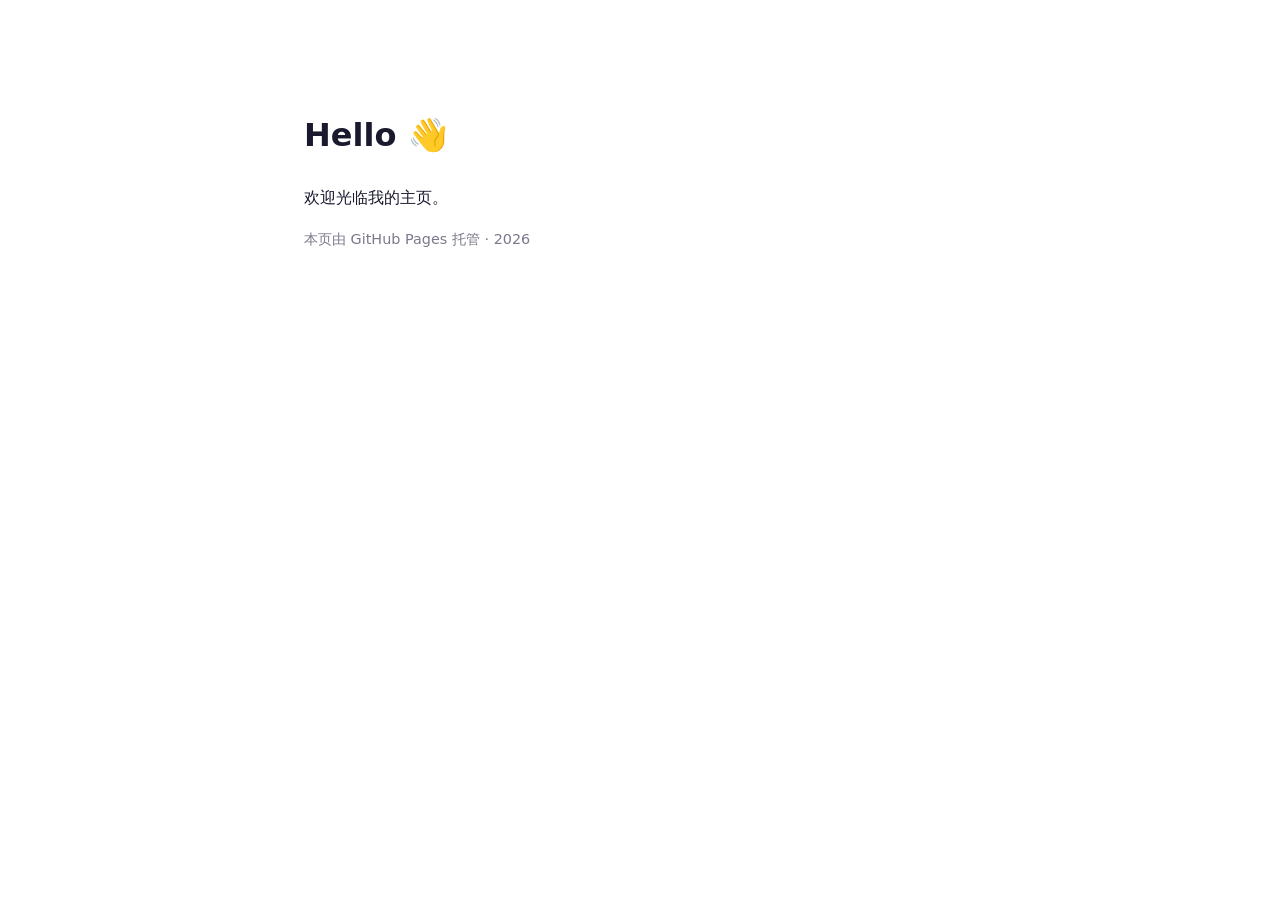
<file: index.html>
<!doctype html>
<html lang="zh-CN"><head><meta charset="utf-8">
<meta name="viewport" content="width=device-width,initial-scale=1">
<title>Home</title>
<style>body{font-family:system-ui,-apple-system,"Segoe UI",sans-serif;max-width:42rem;margin:12vh auto;padding:0 1.5rem;line-height:1.7;color:#1a1a2e}h1{font-size:2rem}a{color:#3b6ef5;text-decoration:none}a:hover{text-decoration:underline}.muted{color:#7a7a8c;font-size:.9rem}</style>
</head><body>
<h1>Hello 👋</h1>
<p>欢迎光临我的主页。</p>
<p class="muted">本页由 GitHub Pages 托管 · 2026</p>
</body></html>
</file>
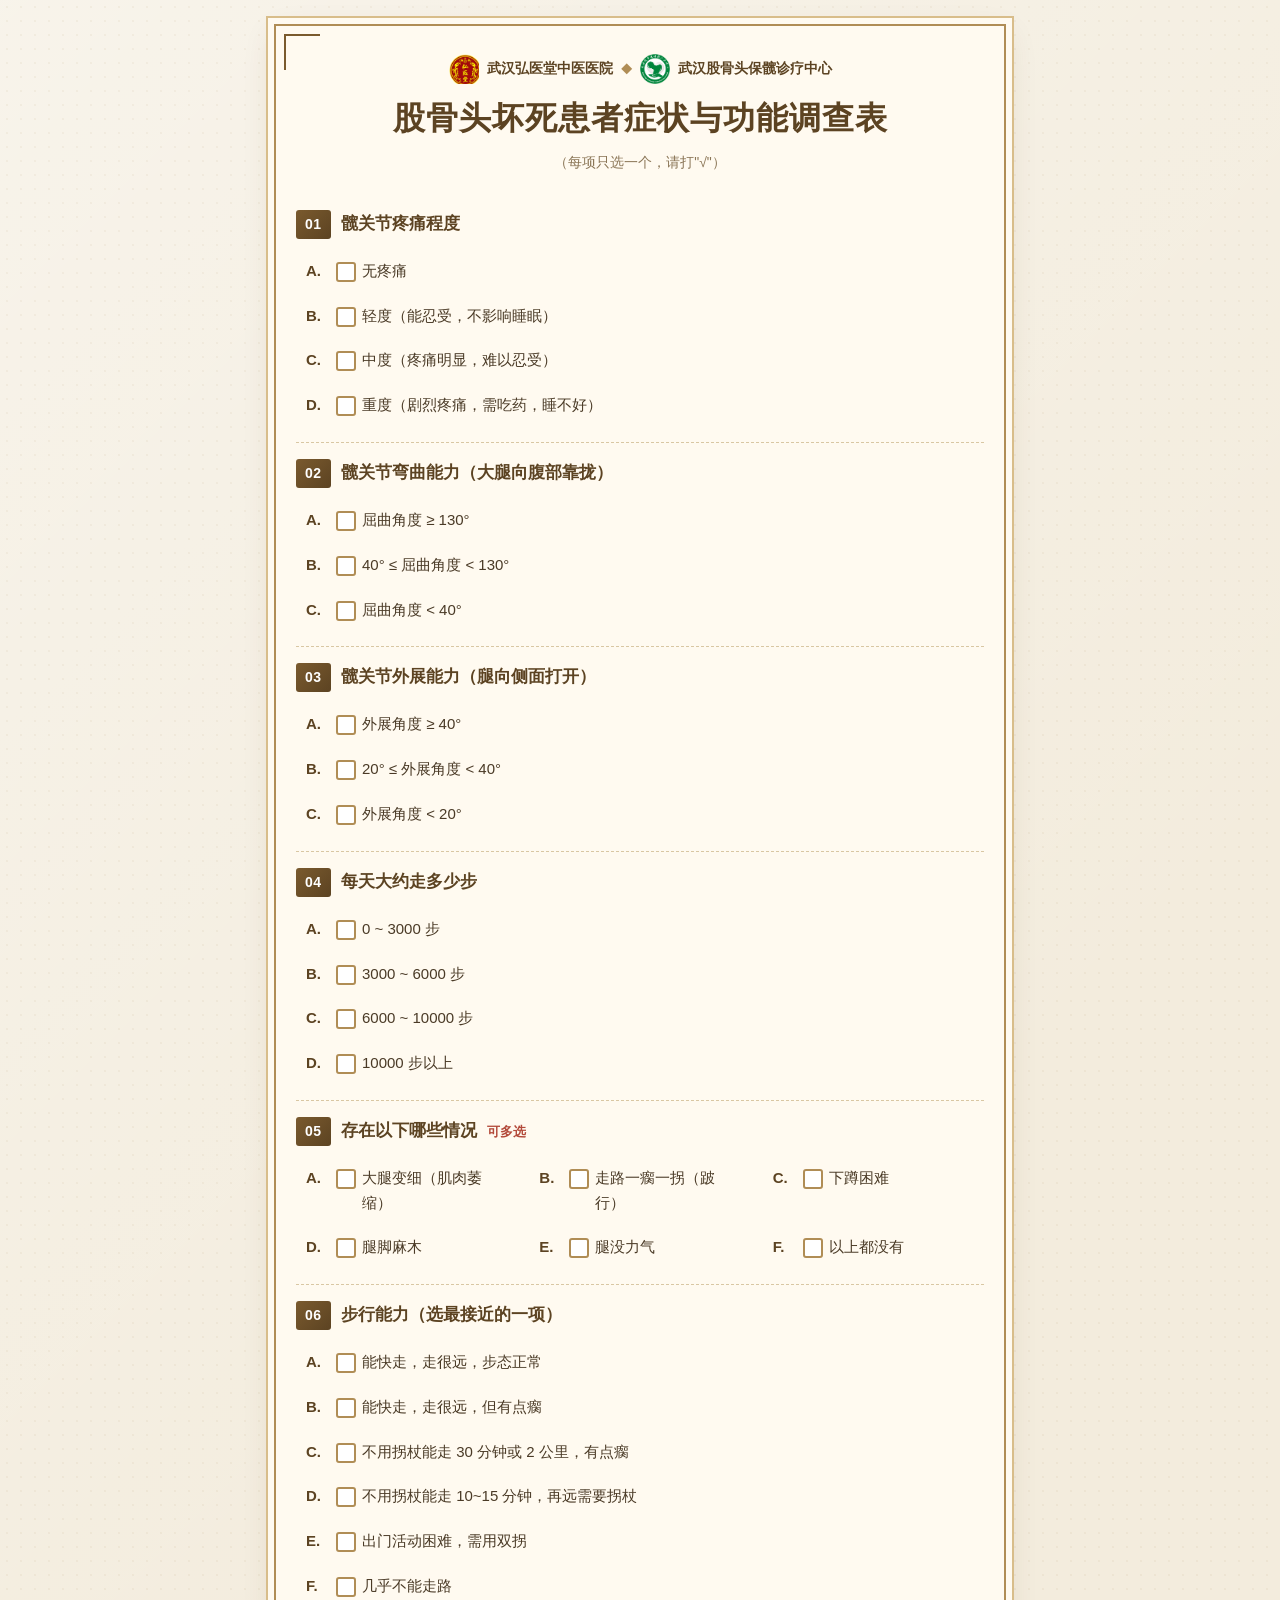
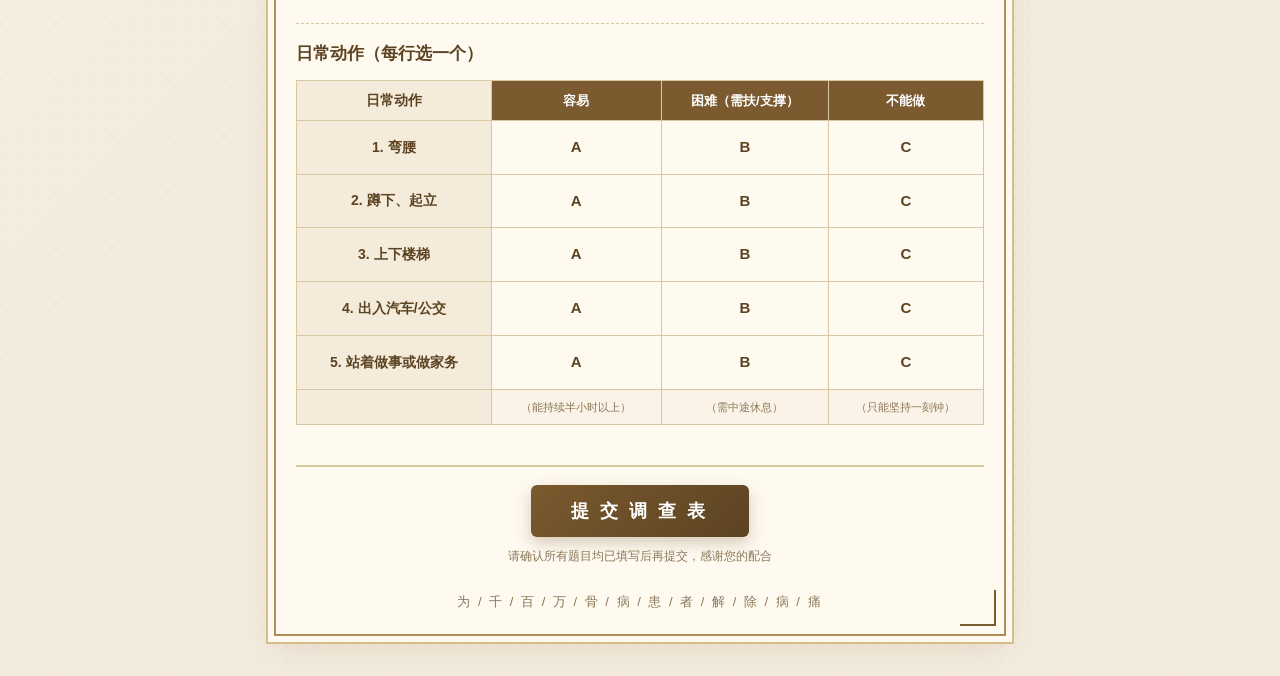
<file: hip-survey/index.html>
<!doctype html>
<html lang="zh-CN">
<head>
<meta charset="utf-8">
<meta name="viewport" content="width=device-width,initial-scale=1,viewport-fit=cover">
<meta name="theme-color" content="#7a5a2e">
<meta name="description" content="股骨头坏死患者症状与功能调查表在线填写，云端存档，生成专属问卷编号。武汉弘医堂中医医院 · 武汉股骨头保髋诊疗中心">
<title>股骨头坏死患者症状与功能调查表</title>
<meta property="og:type" content="website">
<meta property="og:title" content="股骨头坏死患者症状与功能调查表">
<meta property="og:description" content="在线填写症状与功能调查，云端存档，生成专属问卷编号。武汉弘医堂中医医院 · 武汉股骨头保髋诊疗中心">
<meta property="og:image" content="https://xiongben520-cell.github.io/hip-survey/share-cover.jpg?v=2">
<meta property="og:image:secure_url" content="https://xiongben520-cell.github.io/hip-survey/share-cover.jpg?v=2">
<meta property="og:image:type" content="image/jpeg">
<meta property="og:image:width" content="600">
<meta property="og:image:height" content="600">
<meta property="og:url" content="https://xiongben520-cell.github.io/hip-survey/index.html?v=2">
<meta name="twitter:card" content="summary_large_image">
<meta name="twitter:image" content="https://xiongben520-cell.github.io/hip-survey/share-cover.jpg?v=2">
<link rel="image_src" href="https://xiongben520-cell.github.io/hip-survey/share-cover.jpg?v=2">
<link rel="stylesheet" href="style.css">
</head>
<body>
<img src="share-cover.jpg?v=2" alt="股骨头坏死患者症状与功能调查表" width="600" height="600" style="position:absolute;left:-9999px;top:0;width:1px;height:1px;opacity:.01">
<main class="page">
  <div class="frame">
    <header class="masthead">
      <div class="brand-line">
        <img class="seal-img" src="logo-hongyitang.png" alt="武汉弘医堂中医医院"><span id="hospital"></span>
        <span class="dot">◆</span>
        <img class="seal-img" src="logo-baokuan.png" alt="武汉股骨头保髋诊疗中心"><span id="center"></span>
      </div>
    </header>

    <div class="title-block">
      <h1 id="title"></h1>
      <p class="subtitle" id="subtitle"></p>
    </div>

    <form id="surveyForm" novalidate>
      <div id="questions"></div>
      <div class="submit-wrap">
        <button type="submit" id="submitBtn">提 交 调 查 表</button>
        <p class="tip">请确认所有题目均已填写后再提交，感谢您的配合</p>
      </div>
    </form>

    <footer class="footer" id="footer"></footer>
  </div>
</main>

<div class="overlay" id="infoOverlay" hidden>
  <div class="dialog info-dialog">
    <h2 style="margin-top:0;color:var(--brown-dark)">请留下您的姓名</h2>
    <p style="margin-top:0">便于我们核对，姓名将与问卷编号绑定存档</p>
    <form id="infoForm" novalidate>
      <div class="info-field">
        <label for="patientName">姓名</label>
        <input type="text" id="patientName" maxlength="64" placeholder="请输入姓名" autocomplete="name" required>
      </div>
      <p id="infoErr" class="info-err"></p>
      <div class="info-actions">
        <button type="button" class="ghost" id="infoCancel">返回修改</button>
        <button type="submit" id="infoConfirm">确认提交</button>
      </div>
    </form>
  </div>
</div>

<div class="overlay" id="overlay" hidden>
  <div class="dialog">
    <div class="ok-icon">✓</div>
    <h2>提交成功</h2>
    <p>感谢您配合完成本次调查！<br>您的问卷编号为 <b id="surveyNo"></b>，信息已存档。</p>
    <button id="againBtn">再填一份</button>
  </div>
</div>

<script>window.API_BASE = 'https://hip-surey-proxy-ntfhkbccoh.cn-hangzhou.fcapp.run';</script>
<script src="config.js"></script>
<script src="app.js"></script>
</body>
</html>
</file>
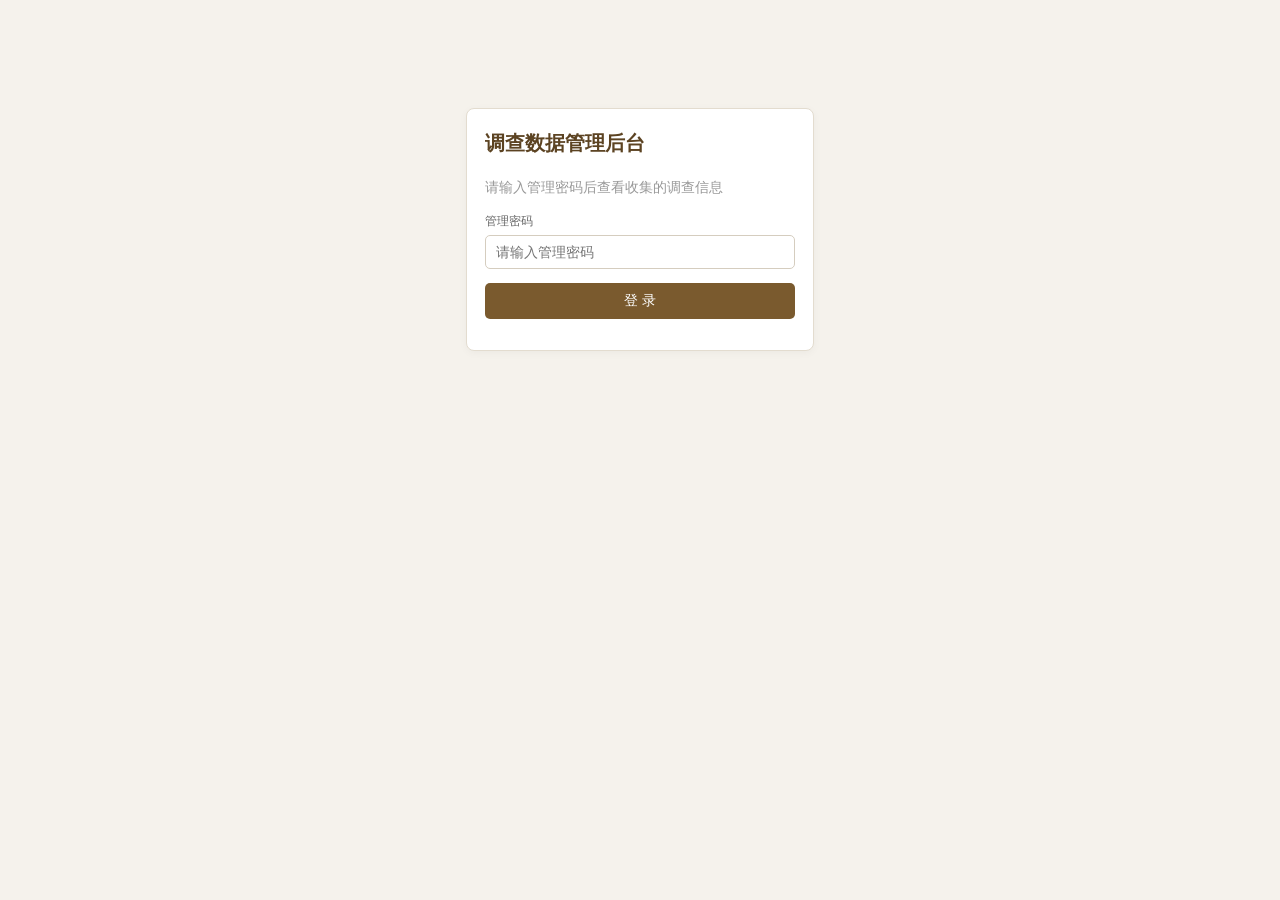
<file: hip-survey/admin.html>
<!doctype html>
<html lang="zh-CN">
<head>
<meta charset="utf-8">
<meta name="viewport" content="width=device-width,initial-scale=1">
<title>调查数据管理后台</title>
<link rel="stylesheet" href="admin.css">
</head>
<body>

<div id="loginView" class="login-wrap">
  <div class="card login-card">
    <h2 style="margin-top:0;color:var(--brown-dark)">调查数据管理后台</h2>
    <p class="muted">请输入管理密码后查看收集的调查信息</p>
    <form id="loginForm">
      <div class="field" style="margin-bottom:14px">
        <label>管理密码</label>
        <input type="password" id="password" required autocomplete="current-password" placeholder="请输入管理密码">
      </div>
      <button class="btn" type="submit" style="width:100%">登 录</button>
    </form>
    <p id="loginErr" style="display:block;color:var(--danger);font-size:13px;margin-bottom:0"></p>
  </div>
</div>

<div id="appView" hidden>
  <div class="topbar">
    <h1>股骨头坏死调查表 · 数据管理</h1>
    <div class="right"><span id="totalLabel"></span><button class="btn ghost small" id="logoutBtn">退出</button></div>
  </div>

  <div class="wrap">
    <div class="card">
      <h3 style="margin-top:0">数据概览</h3>
      <div class="stats" id="stats"></div>
    </div>

    <div class="card">
      <div class="filters">
        <div class="field"><label>关键词（编号 / 姓名 / IP）</label><input id="keyword" placeholder="编号、姓名或 IP"></div>
        <div class="field"><label>开始日期</label><input type="date" id="start"></div>
        <div class="field"><label>结束日期</label><input type="date" id="end"></div>
        <button class="btn" id="queryBtn">查询</button>
        <button class="btn ghost" id="resetBtn">重置</button>
        <button class="btn ghost" id="exportBtn">导出 CSV</button>
        <button class="btn ghost" id="refreshBtn">刷新统计</button>
      </div>

      <div class="table-scroll" style="margin-top:16px">
        <table class="list">
          <thead><tr>
            <th>问卷编号</th><th>提交时间</th><th>姓名</th><th>疼痛</th><th>弯曲</th><th>外展</th>
            <th>步数</th><th>伴随情况</th><th>步行能力</th><th>日常动作</th><th>IP</th><th>操作</th>
          </tr></thead>
          <tbody id="rows"></tbody>
        </table>
      </div>

      <div class="pager">
        <button class="btn ghost small" id="prevBtn">上一页</button>
        <span id="pageInfo"></span>
        <button class="btn ghost small" id="nextBtn">下一页</button>
      </div>
    </div>
  </div>
</div>

<div class="modal" id="detailModal" hidden>
  <div class="box">
    <h3 style="margin-top:0">提交详情 <span id="detailId" class="muted"></span></h3>
    <div class="detail-grid" id="detailBody"></div>
    <div style="text-align:right;margin-top:16px"><button class="btn ghost" id="closeModal">关闭</button></div>
  </div>
</div>

<script>window.API_BASE = 'https://hip-surey-proxy-ntfhkbccoh.cn-hangzhou.fcapp.run';</script>
<script src="config.js"></script>
<script src="admin.js"></script>
</body>
</html>
</file>
<file: hip-survey/style.css>
:root{
  --paper:#fffaf0;
  --bg:#f3ecdd;
  --ink:#4a3a26;
  --brown:#7a5a2e;
  --brown-dark:#5c4322;
  --gold:#b08d55;
  --gold-light:#d8bd8a;
  --line:#d9c7a3;
  --muted:#8b7657;
  --danger:#b34a3a;
}
*{box-sizing:border-box}
html,body{margin:0;padding:0}
body{
  font-family:"PingFang SC","Microsoft YaHei","Noto Sans SC",-apple-system,BlinkMacSystemFont,sans-serif;
  color:var(--ink);
  background-color:var(--bg);
  background-image:
    radial-gradient(rgba(160,130,80,.07) 1px, transparent 1px),
    linear-gradient(135deg, rgba(255,255,255,.4), rgba(255,255,255,0) 60%);
  background-size:14px 14px, 100% 100%;
  -webkit-font-smoothing:antialiased;
  line-height:1.65;
}
.page{max-width:760px;margin:0 auto;padding:24px 14px 40px}
.frame{
  position:relative;
  background:var(--paper);
  border:2px solid var(--gold);
  box-shadow:0 0 0 6px var(--paper), 0 0 0 8px var(--gold-light), 0 10px 30px rgba(90,60,20,.12);
  padding:28px 20px 22px;
}
.frame::before,.frame::after{
  content:"";position:absolute;width:34px;height:34px;border:2px solid var(--brown);pointer-events:none
}
.frame::before{top:8px;left:8px;border-right:0;border-bottom:0}
.frame::after{bottom:8px;right:8px;border-left:0;border-top:0}
.masthead{text-align:center;margin-bottom:12px}
.brand-line{
  display:flex;flex-wrap:wrap;align-items:center;justify-content:center;gap:8px;
  font-size:14px;color:var(--brown-dark);font-weight:600
}
.seal{
  display:inline-flex;align-items:center;justify-content:center;width:26px;height:26px;
  border-radius:50%;border:2px solid #b6862f;color:#a8741e;font-size:14px;font-weight:700;
  background:#fbf3df
}
.seal.green{border-color:#4f7d4a;color:#4f7d4a;background:#f0f6ef}
.seal-img{
  width:30px;height:30px;object-fit:contain;vertical-align:middle;flex:0 0 auto
}
.dot{color:var(--gold);font-size:11px}
.title-block{text-align:center;margin:12px 0 20px}
h1{
  font-size:clamp(22px,5.2vw,32px);line-height:1.4;margin:0;color:var(--brown-dark);
  letter-spacing:1px;font-weight:800
}
.subtitle{margin:10px 0 0;color:var(--muted);font-size:14px}

.qsection{padding:16px 0;border-top:1px dashed var(--line)}
.qsection:first-child{border-top:0}
.qhead{display:flex;align-items:baseline;gap:10px;margin-bottom:12px;flex-wrap:wrap}
.qno{
  background:linear-gradient(135deg,var(--brown),var(--brown-dark));color:#fff;
  font-size:14px;font-weight:700;padding:3px 9px;border-radius:3px;letter-spacing:.5px
}
.qtitle{font-size:17px;font-weight:700;color:var(--brown-dark)}
.qnote{color:#b34a3a;font-size:13px;font-weight:600}
.options{display:flex;flex-direction:column;gap:4px}
.options.multi{display:grid;grid-template-columns:repeat(auto-fit,minmax(230px,1fr));gap:6px 14px}
.option{
  display:flex;align-items:flex-start;gap:10px;padding:8px 10px;border-radius:6px;
  cursor:pointer;transition:background .15s;min-height:40px
}
.option:hover{background:rgba(176,141,85,.1)}
.option input,.cell input{position:absolute;opacity:0;width:1px;height:1px}
.box{
  flex:0 0 auto;width:20px;height:20px;border:2px solid var(--gold);border-radius:3px;
  background:#fff;position:relative;margin-top:3px;transition:all .15s
}
.option input:checked ~ .box,.cell input:checked ~ .box{background:var(--brown);border-color:var(--brown)}
.option input:checked ~ .box::after,.cell input:checked ~ .box::after{
  content:"";position:absolute;left:5px;top:1px;width:6px;height:11px;
  border:solid #fff;border-width:0 2px 2px 0;transform:rotate(45deg)
}
.option input:focus-visible ~ .box,.cell input:focus-visible ~ .box{
  outline:3px solid rgba(176,141,85,.5);outline-offset:2px
}
.olabel{font-size:15px}
.opt-letter{
  flex:0 0 24px;font-weight:700;color:var(--brown-dark);font-size:15px;line-height:24px
}
.options.multi{grid-template-columns:repeat(auto-fit,minmax(215px,1fr));gap:4px 12px}
.option{gap:6px}

.matrix-scroll{overflow-x:auto;-webkit-overflow-scrolling:touch}
.matrix{width:100%;border-collapse:collapse;min-width:500px}
.matrix th,.matrix td{border:1px solid var(--line);padding:8px 6px;text-align:center}
.matrix .rowhead{
  background:rgba(176,141,85,.14);color:var(--brown-dark);font-size:14px;font-weight:600;
  min-width:112px
}
.matrix .colhead{background:var(--brown);color:#fff;font-size:13px;font-weight:600}
.matrix tfoot td{font-size:11px;color:var(--muted);background:rgba(176,141,85,.06)}
.cell{display:inline-flex;align-items:center;justify-content:center;cursor:pointer;padding:5px 12px;border-radius:4px}
.cell-letter{
  font-weight:700;font-size:15px;color:var(--brown-dark);text-align:center;
  min-width:18px;padding:1px 6px;border-radius:4px
}
.cell:hover{background:rgba(176,141,85,.12)}
.cell input:checked + .cell-letter{color:#fff;background:var(--brown)}
.cell input:focus-visible + .cell-letter{outline:2px solid var(--gold);outline-offset:2px}

.qerror{display:none;color:var(--danger);font-size:13px;margin-top:8px}
.qsection.invalid{background:rgba(179,74,58,.05);border-radius:6px}
.qsection.invalid .qerror{display:block}

.submit-wrap{text-align:center;margin-top:24px;padding-top:18px;border-top:2px solid var(--line)}
#submitBtn{
  background:linear-gradient(135deg,var(--brown),var(--brown-dark));color:#fff;border:0;
  border-radius:6px;padding:14px 40px;font-size:18px;font-weight:700;letter-spacing:3px;
  cursor:pointer;box-shadow:0 6px 16px rgba(90,60,20,.25)
}
#submitBtn:hover{filter:brightness(1.08)}
#submitBtn:disabled{opacity:.6;cursor:not-allowed}
.tip{color:var(--muted);font-size:12px;margin-top:10px}
.footer{text-align:center;margin-top:24px;color:var(--muted);font-size:13px;letter-spacing:2px}

.overlay{
  position:fixed;inset:0;background:rgba(40,28,14,.55);display:flex;align-items:center;
  justify-content:center;padding:20px;z-index:50
}
.overlay[hidden]{display:none}
.dialog{
  background:var(--paper);border:2px solid var(--gold);border-radius:10px;padding:32px 28px;
  text-align:center;max-width:360px;width:100%;box-shadow:0 20px 50px rgba(0,0,0,.3)
}
.ok-icon{
  width:56px;height:56px;border-radius:50%;background:var(--brown);color:#fff;
  font-size:30px;line-height:56px;margin:0 auto 14px
}
.dialog h2{margin:0 0 8px;color:var(--brown-dark)}
.dialog p{color:var(--muted);margin:0 0 20px}
.dialog button{
  background:var(--brown);color:#fff;border:0;border-radius:5px;padding:10px 28px;
  font-size:15px;cursor:pointer
}
.info-dialog{max-width:420px;text-align:left}
.info-dialog h2,.info-dialog p{text-align:center}
.info-field{margin-bottom:12px}
.info-field label{display:block;font-size:13px;color:var(--brown-dark);font-weight:600;margin-bottom:5px}
.info-field input{
  width:100%;padding:10px 12px;border:1px solid var(--line);border-radius:5px;
  font-size:15px;background:#fff;color:var(--ink)
}
.info-field input:focus{outline:2px solid var(--gold);outline-offset:1px}
.info-err{color:var(--danger);font-size:13px;min-height:18px;margin:0 0 8px}
.info-actions{display:flex;gap:10px}
.info-actions button{flex:1}
.info-actions button.ghost{background:#fff;color:var(--brown);border:1px solid var(--gold)}
.dialog b{color:var(--brown-dark);font-size:17px}

/* ---------- 手机端适配 ---------- */
@media (max-width:600px){
  .page{padding:10px 8px 24px}
  .frame{padding:18px 12px 16px;box-shadow:0 0 0 4px var(--paper),0 0 0 6px var(--gold-light),0 6px 18px rgba(90,60,20,.12)}
  .frame::before,.frame::after{width:20px;height:20px;top:5px;left:5px}
  .frame::after{top:auto;bottom:5px;left:auto;right:5px}
  .brand-line{font-size:12px;gap:5px;line-height:1.5}
  .seal{width:21px;height:21px;font-size:12px}
  .seal-img{width:24px;height:24px}
  .title-block{margin:8px 0 14px}
  h1{font-size:21px;letter-spacing:0}
  .subtitle{font-size:12px}
  .qsection{padding:12px 0}
  .qhead{gap:7px;margin-bottom:9px}
  .qno{font-size:12px;padding:2px 7px}
  .qtitle{font-size:15px}
  .qnote{font-size:12px}
  .option{padding:7px 4px;gap:5px;min-height:38px}
  .opt-letter{flex:0 0 20px;font-size:14px;line-height:22px}
  .box{width:22px;height:22px;margin-top:1px}
  .olabel{font-size:14px}
  .options.multi{grid-template-columns:1fr;gap:2px 0}
  .matrix{min-width:420px}
  .matrix th,.matrix td{padding:6px 3px;font-size:12px}
  .matrix .rowhead{min-width:80px;font-size:12px}
  .matrix .colhead{font-size:11px}
  .matrix tfoot td{font-size:10px}
  .cell{padding:5px 8px}
  .submit-wrap{margin-top:18px;padding-top:14px}
  #submitBtn{width:100%;padding:13px 16px;font-size:17px;letter-spacing:2px}
  .tip{font-size:11px}
  .footer{font-size:11px;letter-spacing:1px}
  .dialog{padding:22px 18px}
  .info-dialog h2{font-size:18px}
  .info-actions button{padding:10px 8px;font-size:14px}
}
</file>
<file: hip-survey/admin.css>
:root{
  --brown:#7a5a2e;
  --brown-dark:#5c4322;
  --gold:#b08d55;
  --gold-light:#d8bd8a;
  --danger:#b34a3a;
}
*{box-sizing:border-box}
body{
  margin:0;font-family:"PingFang SC","Microsoft YaHei","Noto Sans SC",-apple-system,sans-serif;
  background:#f5f2ec;color:#333;font-size:14px;line-height:1.6
}
.topbar{
  background:var(--brown-dark);color:#fff;padding:14px 22px;
  display:flex;align-items:center;justify-content:space-between;flex-wrap:wrap;gap:10px
}
.topbar h1{font-size:18px;margin:0}
.topbar .right{display:flex;align-items:center;gap:14px;font-size:13px}
.wrap{max-width:1240px;margin:0 auto;padding:20px}
.card{
  background:#fff;border:1px solid #e3dccf;border-radius:8px;padding:18px;margin-bottom:16px;
  box-shadow:0 2px 8px rgba(0,0,0,.04)
}
.filters{display:flex;gap:10px;flex-wrap:wrap;align-items:flex-end}
.field{display:flex;flex-direction:column;gap:4px;font-size:12px;color:#666}
.field input,.field select{
  padding:8px 10px;border:1px solid #d5cdbf;border-radius:5px;min-width:150px;font-size:14px
}
.btn{
  padding:9px 16px;border:0;border-radius:5px;background:var(--brown);color:#fff;
  cursor:pointer;font-size:14px;white-space:nowrap
}
.btn:hover{filter:brightness(1.08)}
.btn.ghost{background:#fff;color:var(--brown);border:1px solid var(--gold)}
.btn.small{padding:5px 10px;font-size:12px}
.btn:disabled{opacity:.45;cursor:not-allowed}
.table-scroll{overflow-x:auto}
table.list{width:100%;border-collapse:collapse;font-size:13px;min-width:1000px}
table.list th,table.list td{border-bottom:1px solid #eee;padding:9px 8px;text-align:left;vertical-align:top}
table.list th{background:#faf7f1;color:#6b5638;white-space:nowrap}
.stats{display:grid;grid-template-columns:repeat(auto-fit,minmax(250px,1fr));gap:12px}
.stat-box{border:1px solid #eee6d8;border-radius:6px;padding:12px}
.stat-box h3{margin:0 0 8px;font-size:14px;color:var(--brown-dark)}
.bar-row{display:flex;align-items:center;gap:8px;font-size:12px;margin:5px 0}
.bar-row .name{flex:0 0 52%;color:#555;overflow:hidden;text-overflow:ellipsis;white-space:nowrap}
.bar-row .bar{flex:1;background:#f0e9dc;border-radius:3px;height:8px;overflow:hidden}
.bar-row .bar i{display:block;height:100%;background:var(--gold)}
.bar-row .num{flex:0 0 32px;text-align:right;color:#888}
.pager{display:flex;justify-content:flex-end;gap:10px;align-items:center;margin-top:14px;font-size:13px}
.login-wrap{max-width:380px;margin:12vh auto;padding:0 16px}
.login-card h2{font-size:20px}
.muted{color:#999}
.modal{
  position:fixed;inset:0;background:rgba(0,0,0,.45);display:flex;align-items:center;
  justify-content:center;padding:20px;z-index:20
}
.modal[hidden]{display:none}
.modal .box{
  background:#fff;border-radius:8px;padding:22px;max-width:640px;width:100%;
  max-height:85vh;overflow:auto
}
.detail-grid{display:grid;grid-template-columns:repeat(auto-fit,minmax(240px,1fr));gap:10px}
.detail-row{padding:8px 10px;background:#faf7f1;border-radius:5px;font-size:13px}
.detail-row b{color:var(--brown-dark)}

/* ---------- 手机端适配 ---------- */
@media (max-width:768px){
  .topbar{padding:11px 13px;gap:8px}
  .topbar h1{font-size:15px}
  .topbar .right{font-size:12px;gap:8px}
  .wrap{padding:12px}
  .card{padding:12px;margin-bottom:12px}
  .card h3{font-size:15px}
  .filters{gap:8px}
  .field,.field input,.field select{width:100%;min-width:0}
  .filters .btn{flex:1;min-width:96px;padding:9px 8px}
  .stats{grid-template-columns:1fr;gap:10px}
  .stat-box{padding:10px}
  .bar-row .name{flex-basis:48%}
  .table-scroll{margin-top:12px;-webkit-overflow-scrolling:touch}
  table.list{font-size:12px}
  .pager{flex-wrap:wrap;justify-content:center;font-size:12px}
  .login-wrap{margin:8vh auto;padding:0 12px}
  .login-card{padding:16px}
  .modal{padding:10px}
  .modal .box{padding:14px;max-height:90vh}
  .detail-grid{grid-template-columns:1fr;gap:8px}
  .detail-row{font-size:12px}
}

@media (max-width:420px){
  .topbar h1{font-size:13px}
  .filters .btn{min-width:44%;flex:none}
}
</file>
